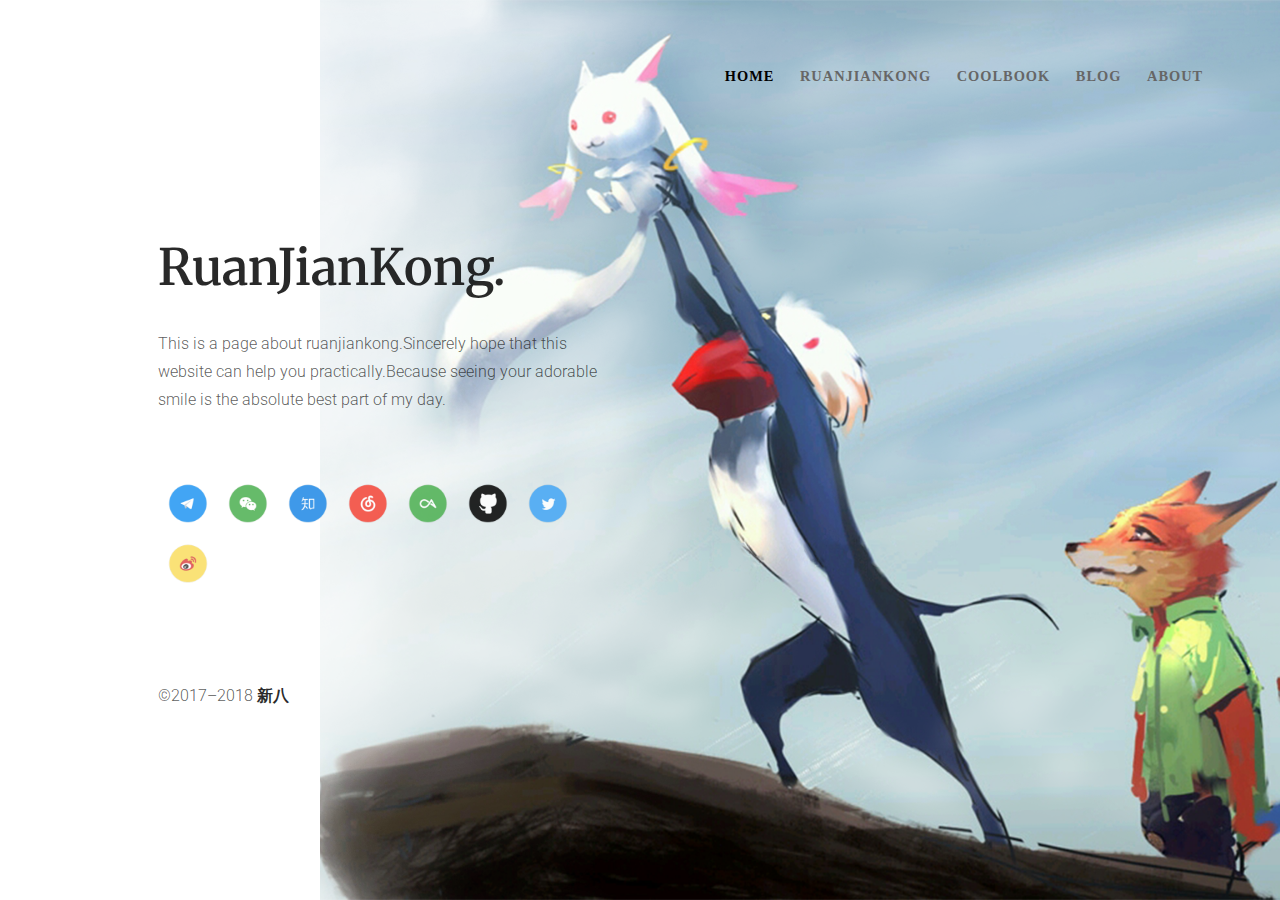
<file: index.html>
<!DOCTYPE html>
<html lang="zh">

<head>
    <meta charset="utf-8">
    <title>软件控 - 首页</title>
    <meta name="viewport" content="width=device-width, initial-scale=1, user-scalable=0" />
    <link rel="stylesheet" type="text/css" href="https://fonts.googleapis.com/css?family=Merriweather:300,400,700,900">
    <link rel="stylesheet" type="text/css" href="https://fonts.googleapis.com/css?family=Roboto:300,700">
    <link rel="stylesheet" type="text/css" href="assets/styles/site.css?version=1.0">
    <link rel="shortcut icon" href="./assets/images/favicon.png">
    <!-- Global site tag (gtag.js) - Google Analytics -->
    <script async src="https://www.googletagmanager.com/gtag/js?id=UA-121716488-1"></script>
    <script>
    window.dataLayer = window.dataLayer || [];

    function gtag() {
        dataLayer.push(arguments);
    }
    gtag('js', new Date());

    gtag('config', 'UA-77253689-1');
    </script>
	<!-- 百度统计 -->
	<script>
    var _hmt = _hmt || [];
    (function() {
     var hm = document.createElement("script");
     hm.src = "https://hm.baidu.com/hm.js?8424427f79714b15d161f047f55e37df";
     var s = document.getElementsByTagName("script")[0]; 
     s.parentNode.insertBefore(hm, s);
     })();
     </script>
	<!-- 页面点击小红心 -->
    <script type="text/javascript" src="./assets/js/love.js"></script>
</head>

<body>
    <header class="main">
        <nav class="main">
            <a href="./cn/index.html" class="active">HOME</a>
            <a href="./cn/index.html" >RUANJIANKONG</a>
            <a href="https://socoolapk.github.io">COOLBOOK</a>   
            <a href="http://socoolapk.top/">BLOG</a>
            <a href="./404.html">ABOUT</a>
        </nav>
    </header>
    <section id="about" class="animated bounce-in about_bg">
        <div class="bg-align">
            <h1> <a href="./cn/index.html">RuanJianKong.</a> </h1>
            <p> This is a page about ruanjiankong.Sincerely hope that this website can help you practically.Because seeing your adorable smile is the absolute best part of my day.</p>
			<div class="social">
                <a class="icon dribbble" href="./404.html" target="_blank"></a>
                <a class="icon behance" href="http://weixin.sogou.com/weixin?type=1&s_from=input&query=ruanjiankong007&ie=utf8&_sug_=n&_sug_type_=" target="_blank"></a>
                <a class="icon instagram" href="http://t.cn/RncWqnM" target="_blank"></a>
                <a class="icon uicn" href="http://sina.lt/ftC4" target="_blank"></a>
                <a class="icon px" href="https://www.coolapk.com/u/848066" target="_blank"></a>
                <a class="icon github" href="https://github.com/SOcoolapk" target="_blank"></a>
                <a class="icon twitter" href="https://twitter.com/socoolapk" target="_blank"></a>
                <a class="icon weibo" href="http://sina.lt/ftCy" target="_blank"></a>
            </div>
        </div>
        <div class="copyright">
		</br>
            <p>©2017–2018 <a href="http://socoolapk.top">新八</a></p>
        </div>
    </section>
    <section id="profile">
    </section>
</body>

</html>
</file>
<file: assets/styles/site.css>
html,
body,
div,
span,
applet,
object,
iframe,
h1,
h2,
h3,
h4,
h5,
h6,
p,
blockquote,
pre,
a,
abbr,
acronym,
address,
big,
cite,
code,
del,
dfn,
em,
img,
ins,
kbd,
q,
s,
samp,
small,
strike,
strong,
sub,
sup,
tt,
var,
b,
u,
i,
center,
dl,
dt,
dd,
ol,
ul,
li,
fieldset,
form,
label,
legend,
table,
caption,
tbody,
tfoot,
thead,
tr,
th,
td,
article,
aside,
canvas,
details,
embed,
figure,
figcaption,
footer,
header,
hgroup,
menu,
nav,
output,
ruby,
section,
summary,
time,
mark,
audio,
video {
    border: 0;
    font-size: 100%;
    font: inherit;
    vertical-align: baseline;
    margin: 0;
    padding: 0
}

article,
aside,
details,
figcaption,
figure,
footer,
header,
hgroup,
menu,
nav,
section {
    display: block
}

body {
    line-height: 1
}

ol,
ul {
    list-style: none
}

blockquote,
q {
    quotes: none
}

blockquote:before,
blockquote:after,
q:before,
q:after {
    content: none
}

table {
    border-collapse: collapse;
    border-spacing: 0
}

html,
body {
    width: 100%;
    height: 100%
}

*,
*:before,
*:after {
    box-sizing: border-box
}

a,
a img,
a:before,
a:after {
    text-decoration: none;
    transition-duration: .25s
}

button:focus {
    outline: 0
}

canvas {
    -moz-user-select: none;
    -webkit-user-select: none;
    -ms-user-select: none
}

* {
    -webkit-tap-highlight-color: transparent
}

*:before,
*:after {
    content: ''
}

video::-webkit-media-controls-start-playback-button {
    display: none !important
}

.animated {
    animation-duration: 1s;
    animation-fill-mode: both
}

.bounce-in {
    animation-name: bounce-in
}

@keyframes bounce-in {
    from,
    60%,
    75%,
    90%,
    to {
        animation-timing-function: cubic-bezier(0.215, 0.61, 0.355, 1)
    }
    0% {
        opacity: 0;
        transform: translate3d(-3000px, -50%, 0)
    }
    60% {
        opacity: 1;
        transform: translate3d(25px, -50%, 0)
    }
    75% {
        transform: translate3d(-10px, -50%, 0)
    }
    90% {
        transform: translate3d(5px, -50%, 0)
    }
    to {
        transform: translate3d(0, -50%)
    }
}

.pulse {
    animation: pulse ease infinite;
    animation-duration: 1.5s
}

@keyframes pulse {
    from {
        transform: scale(0.85);
        opacity: 0.75
    }
    50% {
        transform: scale(1);
        opacity: 1
    }
    to {
        transform: scale(0.85);
        opacity: 0.75
    }
}

@keyframes fade-in {
    from {
        opacity: 0
    }
    to {
        opacity: 1
    }
}

body {
    font-family: "Roboto", sans-serif;
    font-size: 16px;
    font-weight: 300;
    line-height: 1.75;
    color: rgba(0, 0, 0, 0.65)
}

h1 {
    font-family: "Merriweather", sans-serif;
    font-size: 50px;
    font-weight: 700;
    line-height: 1.25;
    color: rgba(0, 0, 0, 0.85);
    margin-bottom: 25px
}

a {
    color: rgba(3, 3, 3, 0.85);
    font-weight: 600;
}

@media (max-width: 580px) {
    body {
        font-size: 14px
    }
    h1 {
        font-size: 42px;
        line-height: 1.45
    }
}

.icon {
    background-position: center center;
    background-repeat: no-repeat;
    background-size: 40px;
    width: 60px;
    height: 60px;
    float: left;
    position: relative;
    margin: 0;
    opacity: 0.85
}

.icon:after {
    background-color: rgba(3, 3, 3, 0.8);
    border-radius: 3px;
    position: absolute;
    top: -30px;
    left: 50%;
    transform: translate(-50%, 0);
    padding: 5px 5px 4px;
    font-size: 10px;
    line-height: 1;
    color: rgba(255, 255, 255, 0.65);
    white-space: nowrap;
    opacity: 0
}

.icon:hover {
    background-position: top 5px center
}

.icon:hover:after {
    top: -20px;
    opacity: 1
}

@media (max-width: 580px) {
    .icon:hover {
        background-position: center center
    }
    .icon:after {
        display: none
    }
}

.icon.weibo {
    background-image: url(../images/icon-weibo.png)
}

.icon.weibo:after {
    content: "Weibo: @软件控"
}

.icon.instagram {
    background-image: url(../images/icon-instagram.png)
}

.icon.instagram:after {
    content: "知乎: @新八"
}

.icon.behance {
    background-image: url(../images/icon-behance.png)
}

.icon.behance:after {
    content: "微信公众号: @软件控"
}

.icon.twitter {
    background-image: url(../images/icon-twitter.png)
}

.icon.twitter:after {
    content: "Twitter: @socoolapk"
}

.icon.github {
    background-image: url(../images/icon-github.png)
}

.icon.github:after {
    content: "github: @socoolapk"
}

.icon.px {
    background-image: url(../images/icon-px.png)
}

.icon.px:after {
    content: "coolapk: @知乎瞎编部现任总监"
}

.icon.uicn {
    background-image: url(../images/icon-uicn.png)
}

.icon.uicn:after {
    content: "网易云: @新八技"
}

.icon.dribbble {
    background-image: url(../images/icon-dribbble.png)
}

.icon.dribbble:after {
    content: "加入Telegram群聊"
}

body {
    background-color: #fff
}

.working {
    animation-duration: 3s;
    animation-fill-mode: both;
    animation-name: fade-in;
    border-radius: 3px 15px 15px 3px;
    height: 20px;
    position: absolute;
    top: 20px;
    right: 20px;
    z-index: 20;
    padding-right: 30px;
    font-size: 12px;
    line-height: 20px;
    color: rgba(255, 255, 255, 0.65)
}

.working:after {
    animation: pulse ease infinite;
    animation-duration: 1.5s;
    border: 2px solid #5cd685;
    border-radius: 50%;
    width: 20px;
    height: 20px;
    position: absolute;
    top: 0;
    right: 0
}

.working:hover {
    color: rgba(255, 255, 255, 0.85)
}

@media (max-width: 768px) {
    .working {
        display: none
    }
}

#about {
    width: 40%;
    position: absolute;
    top: 40%;
    left: 10%;
    z-index: 20;
    transform: translate(0, -50%);
}

#about h1 {
    margin: 30px;
}

#about p {
    margin: 30px;
}

#about img {
    margin-left: 30px;
}

#about .social {
    float: left;
    margin: 30px;
}

#about .copyright {
    width: 100%;
    float: left;
    margin-bottom: 0px;
}

@media (max-width: 768px) {
    #about {
        width: 100%;
        left: 0px;
        height: 100%;
        background-color: rgba(255, 255, 255, 0.85);
    }
    #about h1 {
        margin: 30px;
    }
    #about p {
        margin: 30px;
    }
    #about .social {
        margin: 30px;
    }
    #about .copyright {
        width: 100%;
        float: left;
        margin-bottom: 0px;
    }
}

@media (max-width: 580px) {
    #about {
        width: 100%;
        left: 0px;
        height: 100%;
        background-color: rgba(255, 255, 255, 0.85);
    }
    #about h1 {
        margin: 30px;
    }
    #about p {
        margin: 30px;
        margin-bottom: 0px
    }
    #about .social {
        margin: 30px;
        margin-bottom: 0px
    }
    #about .copyright {
        width: 100%;
        float: left;
        margin-bottom: 0px;
    }
}

#profile {
    background-image: url(../images/profile.jpg);
    background-position: center center;
    background-repeat: no-repeat;
    background-size: cover;
    width: 75%;
    height: 100%;
    position: absolute;
    top: 0;
    right: 0;
    z-index: 10
}

@media (max-width: 580px) {
    #profile {
        background-image: none;
    }
}

#profile-1 {
    background-image: url(../images/profile-1.png);
    background-position: center center;
    background-repeat: no-repeat;
    background-size: cover;
    width: 70%;
    height: 100%;
    position: absolute;
    top: 0;
    right: 0;
    z-index: -30
}

@media (max-width: 768px) {
    #profile {
        width: 100%;
        height: calc(100% + 100px);
        top: -100px
    }
}

@media (max-width: 768px) {
    #profile-1 {
        background-image: none;
    }
}

@media (max-width: 580px) {
    #profile-1 {
        background-image: none;
    }
}

.bg-align {
    margin-top: 50%;
}

#about-page {
    width: 70%;
    position: absolute;
    top: 50%;
    left: 10%;
    z-index: 20;
    transform: translate(0, -50%);
}

#about-page h1 {
    margin: 30px;
}

#about-page p {
    margin: 30px;
}

#about-page img {
    float: top;
    margin-left: 30px;
    width: 20%;
}

#about-page .social {
    margin: 30px;
}

#about-page .copyright {
    width: 100%;
    float: left;
    margin-bottom: 0px;
}

@media (max-width: 768px) {
    #about-page {
        width: 100%;
        left: 0px;
        padding-top: 100px;
        height: 100%;
    }
    #about-page h1 {
        margin: 30px;
    }
    #about-page p {
        margin: 30px;
    }
    #about-page img {
        width: 30%;
    }
    #about-page .social {
        margin: 30px;
    }
    #about-page .copyright {
        width: 100%;
        float: left;
        margin-bottom: 0px;
    }
}

@media (max-width: 580px) {
    #about-page {
        width: 100%;
        left: 0px;
        padding-top: 80px;
        height: 100%;
    }
    #about-page h1 {
        margin: 30px;
    }
    #about-page p {
        margin: 30px;
        margin-bottom: 30px
    }
    #about-page img {
        width: 40%;
    }
    #about-page .social {
        margin: 30px;
    }
    #about-page .copyright {
        width: 100%;
        float: left;
        margin-bottom: 0px;
    }
}


/*header*/

header.main {
    position: relative;
    z-index: 100;
    max-width: 96rem;
    width: 90%;
    margin: 0 auto 1em;
    padding: 4rem 0 2rem;
    display: -webkit-box;
    display: -ms-flexbox;
    display: flex;
    -webkit-box-pack: start;
    -ms-flex-pack: start;
    justify-content: flex-start;
}

header.main nav {
    position: relative;
    -webkit-box-flex: 1;
    -ms-flex-positive: 1;
    flex-grow: 1;
    display: -webkit-box;
    display: -ms-flexbox;
    display: flex;
    -webkit-box-align: center;
    -ms-flex-align: center;
    align-items: center;
    -webkit-box-pack: end;
    -ms-flex-pack: end;
    justify-content: flex-end;
    margin-left: 2rem;
    font-size: 1.1rem;
}

@media (max-width: 580px) {
    header.main nav {
        justify-content: flex-start;
        margin-left: 0rem;

        }
}

header.main nav a {
    font-family: 'Open Sans', "Microsoft Yahei";
        font-size: 0.9rem;
    color: #666;
    font-weight: 600;
    letter-spacing: 1px;
    margin: 0 1.5rem;
    -webkit-transition: color 800ms ease, opacity 800ms ease;
    transition: color 800ms ease, opacity 800ms ease;
}

header.main nav a.active {
    color: #000;
}

@media screen and (min-width: 480px) {
    header.main nav {
        font-size: 1.5 rem;
    }
    header.main nav a {
        margin: 0 0.8rem;
    }
}
</file>
